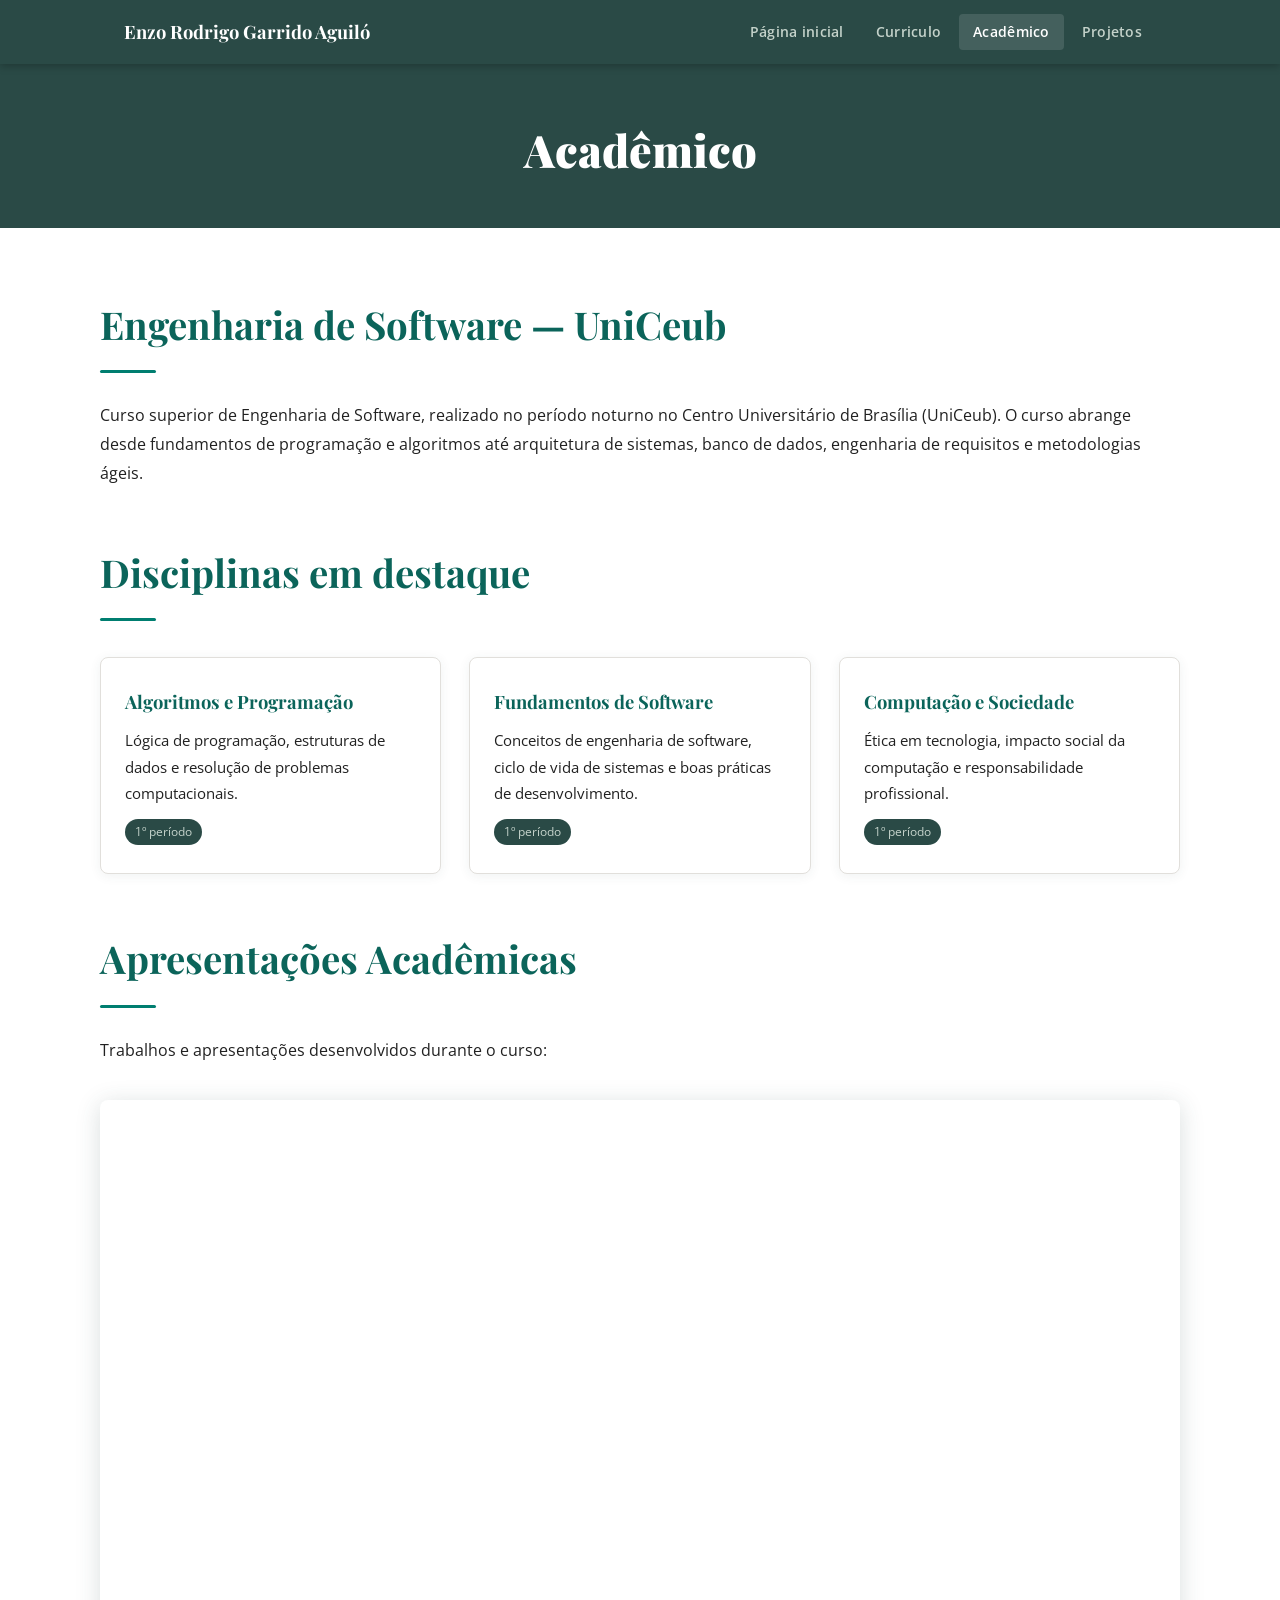
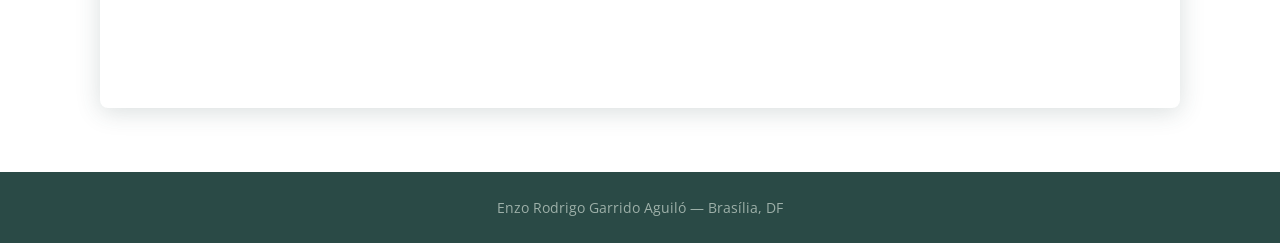
<file: academico.html>
<!DOCTYPE html>
<html lang="pt-BR">
<head>
  <meta charset="UTF-8">
  <meta name="viewport" content="width=device-width, initial-scale=1.0">
  <title>Acadêmico — Enzo Rodrigo Garrido Aguiló</title>
  <link rel="stylesheet" href="css/style.css">
  <link rel="preconnect" href="https://fonts.googleapis.com">
  <link rel="preconnect" href="https://fonts.gstatic.com" crossorigin>
  <link href="https://fonts.googleapis.com/css2?family=Playfair+Display:wght@400;700;900&family=Open+Sans:ital,wght@0,400;0,600;0,700;1,400;1,600&display=swap" rel="stylesheet">
</head>
<body>

  <header class="site-header">
    <div class="header-inner">
      <div class="site-title">Enzo Rodrigo Garrido Aguiló</div>
      <nav class="site-nav" id="mainNav">
        <a href="index.html"     class="nav-link">Página inicial</a>
        <a href="curriculo.html" class="nav-link">Curriculo</a>
        <a href="academico.html" class="nav-link active">Acadêmico</a>
        <a href="projetos.html"  class="nav-link">Projetos</a>
      </nav>
      <button class="hamburger" id="hamburger" aria-label="Abrir menu">
        <span></span><span></span><span></span>
      </button>
    </div>
  </header>

  <section class="sub-hero">
    <h1>Acadêmico</h1>
  </section>

  <section class="light-section">
    <div class="container">
      <h2 class="section-title">Engenharia de Software — UniCeub</h2>
      <p>
        Curso superior de Engenharia de Software, realizado no período noturno no Centro
        Universitário de Brasília (UniCeub). O curso abrange desde fundamentos de programação
        e algoritmos até arquitetura de sistemas, banco de dados, engenharia de requisitos e
        metodologias ágeis.
      </p>

      <h2 class="section-title" style="margin-top:52px;">Disciplinas em destaque</h2>
      <div class="cards-grid">
        <div class="card">
          <h3>Algoritmos e Programação</h3>
          <p>Lógica de programação, estruturas de dados e resolução de problemas computacionais.</p>
          <span class="tag">1º período</span>
        </div>
        <div class="card">
          <h3>Fundamentos de Software</h3>
          <p>Conceitos de engenharia de software, ciclo de vida de sistemas e boas práticas de desenvolvimento.</p>
          <span class="tag">1º período</span>
        </div>
        <div class="card">
          <h3>Computação e Sociedade</h3>
          <p>Ética em tecnologia, impacto social da computação e responsabilidade profissional.</p>
          <span class="tag">1º período</span>
        </div>
      </div>

      <!-- Google Slides embed placeholder -->
      <h2 class="section-title" style="margin-top:52px;">Apresentações Acadêmicas</h2>
      <p>Trabalhos e apresentações desenvolvidos durante o curso:</p>
      <div class="embed-wrap">
        <iframe
          src="https://docs.google.com/presentation/d/1LymWjRpUAQalvC6emHrkcy8u35uKNY6bXGz4FLW0bEA/edit?usp=sharing"
          allowfullscreen="true"
          mozallowfullscreen="true"
          webkitallowfullscreen="true"
          title="Apresentação acadêmica de Enzo Rodrigo">
        </iframe>
      </div>
    </div>
  </section>

  <footer class="site-footer">
    <div class="footer-inner">Enzo Rodrigo Garrido Aguiló &mdash; Brasília, DF</div>
  </footer>

  <script src="js/nav.js"></script>
</body>
</html>
</file>
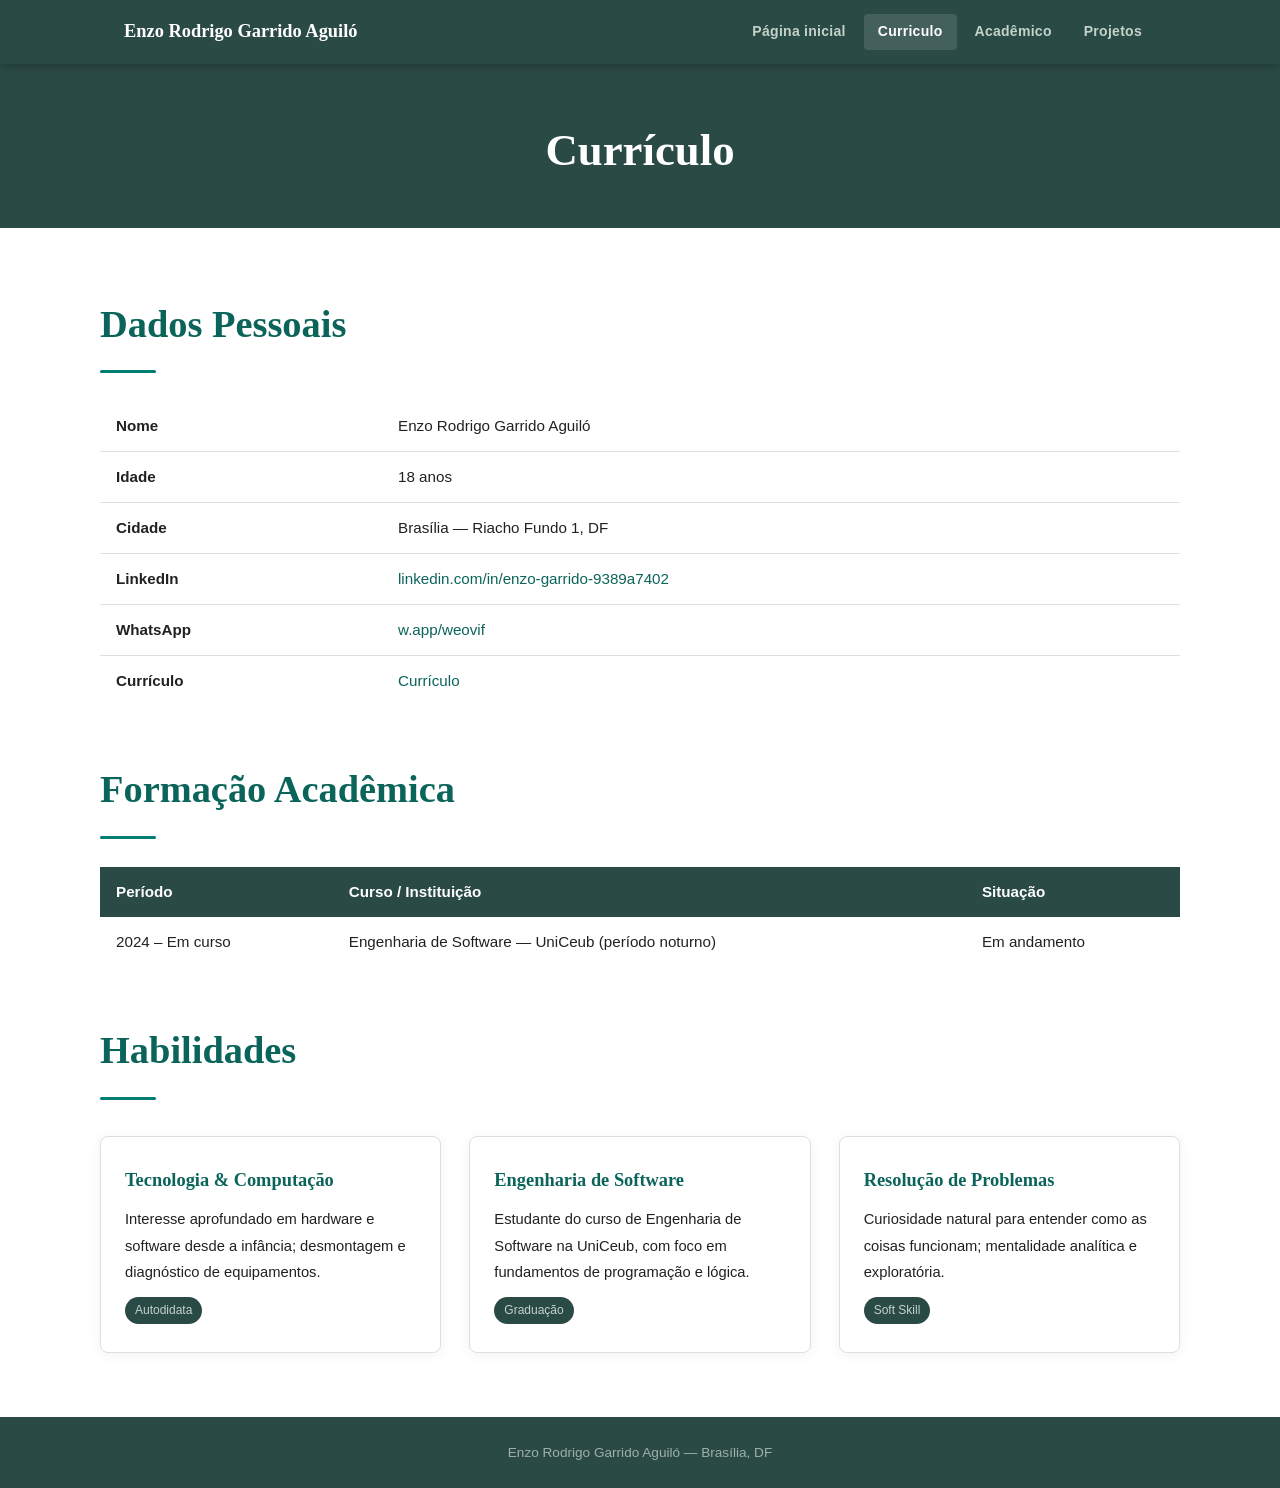
<file: curriculo.html>
<!DOCTYPE html>
<html lang="pt-BR">
<head>
  <meta charset="UTF-8">
  <meta name="viewport" content="width=device-width, initial-scale=1.0">
  <title>Currículo — Enzo Rodrigo Garrido Aguiló</title>
  <link rel="stylesheet" href="css/style.css">
  <link rel="preconnect" href="https://fonts.googleapis.com">
  <link rel="preconnect" href="https://fonts.gstatic.com" crossorigin>
  <link href="https://docs.google.com/document/d/1lSOJMf40ziS5oninx6l0My1fBlYrKAM3WH7e7tWQFWc/edit?usp=sharing" rel="stylesheet">
</head>
<body>

  <header class="site-header">
    <div class="header-inner">
      <div class="site-title">Enzo Rodrigo Garrido Aguiló</div>
      <nav class="site-nav" id="mainNav">
        <a href="index.html"     class="nav-link">Página inicial</a>
        <a href="curriculo.html" class="nav-link active">Curriculo</a>
        <a href="academico.html" class="nav-link">Acadêmico</a>
        <a href="projetos.html"  class="nav-link">Projetos</a>
      </nav>
      <button class="hamburger" id="hamburger" aria-label="Abrir menu">
        <span></span><span></span><span></span>
      </button>
    </div>
  </header>

  <section class="sub-hero">
    <h1>Currículo</h1>
  </section>

  <section class="light-section">
    <div class="container">
      <h2 class="section-title">Dados Pessoais</h2>
      <table class="cv-table">
        <tbody>
          <tr><td><strong>Nome</strong></td><td>Enzo Rodrigo Garrido Aguiló</td></tr>
          <tr><td><strong>Idade</strong></td><td>18 anos</td></tr>
          <tr><td><strong>Cidade</strong></td><td>Brasília — Riacho Fundo 1, DF</td></tr>
          <tr><td><strong>LinkedIn</strong></td>
              <td><a href="http://www.linkedin.com/in/enzo-garrido-9389a7402" target="_blank" style="color:var(--clr-accent);">linkedin.com/in/enzo-garrido-9389a7402</a></td></tr>
          <tr><td><strong>WhatsApp</strong></td>
              <td><a href="https://w.app/weovif" target="_blank" style="color:var(--clr-accent);">w.app/weovif</a></td></tr>
              <td><strong>Currículo</strong></td>
              <td><a href="https://docs.google.com/document/d/1lSOJMf40ziS5oninx6l0My1fBlYrKAM3WH7e7tWQFWc/edit?usp=sharing" target="_blank" style="color:var(--clr-accent);">Currículo</a></td></tr>
        </tbody>
      </table>

      <h2 class="section-title" style="margin-top:52px;">Formação Acadêmica</h2>
      <table class="cv-table">
        <thead>
          <tr>
            <th>Período</th>
            <th>Curso / Instituição</th>
            <th>Situação</th>
          </tr>
        </thead>
        <tbody>
          <tr>
            <td>2024 – Em curso</td>
            <td>Engenharia de Software — UniCeub (período noturno)</td>
            <td>Em andamento</td>
          </tr>
        </tbody>
      </table>

      <h2 class="section-title" style="margin-top:52px;">Habilidades</h2>
      <div class="cards-grid">
        <div class="card">
          <h3>Tecnologia &amp; Computação</h3>
          <p>Interesse aprofundado em hardware e software desde a infância; desmontagem e diagnóstico de equipamentos.</p>
          <span class="tag">Autodidata</span>
        </div>
        <div class="card">
          <h3>Engenharia de Software</h3>
          <p>Estudante do curso de Engenharia de Software na UniCeub, com foco em fundamentos de programação e lógica.</p>
          <span class="tag">Graduação</span>
        </div>
        <div class="card">
          <h3>Resolução de Problemas</h3>
          <p>Curiosidade natural para entender como as coisas funcionam; mentalidade analítica e exploratória.</p>
          <span class="tag">Soft Skill</span>
        </div>
      </div>
    </div>
  </section>

  <footer class="site-footer">
    <div class="footer-inner">Enzo Rodrigo Garrido Aguiló &mdash; Brasília, DF</div>
  </footer>

  <script src="js/nav.js"></script>
</body>
</html>
</file>
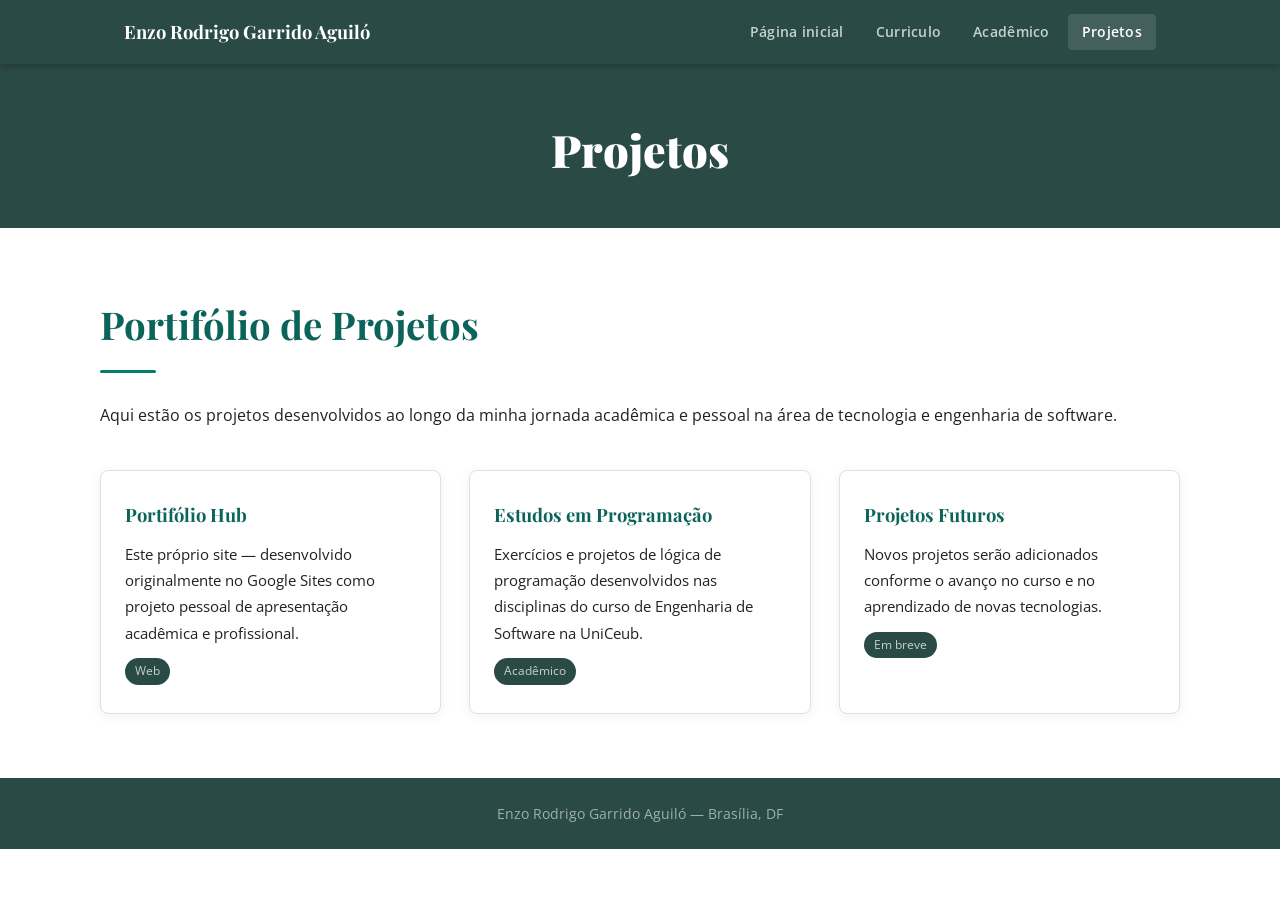
<file: projetos.html>
<!DOCTYPE html>
<html lang="pt-BR">
<head>
  <meta charset="UTF-8">
  <meta name="viewport" content="width=device-width, initial-scale=1.0">
  <title>Projetos — Enzo Rodrigo Garrido Aguiló</title>
  <link rel="stylesheet" href="css/style.css">
  <link rel="preconnect" href="https://fonts.googleapis.com">
  <link rel="preconnect" href="https://fonts.gstatic.com" crossorigin>
  <link href="https://fonts.googleapis.com/css2?family=Playfair+Display:wght@400;700;900&family=Open+Sans:ital,wght@0,400;0,600;0,700;1,400;1,600&display=swap" rel="stylesheet">
</head>
<body>

  <header class="site-header">
    <div class="header-inner">
      <div class="site-title">Enzo Rodrigo Garrido Aguiló</div>
      <nav class="site-nav" id="mainNav">
        <a href="index.html"     class="nav-link">Página inicial</a>
        <a href="curriculo.html" class="nav-link">Curriculo</a>
        <a href="academico.html" class="nav-link">Acadêmico</a>
        <a href="projetos.html"  class="nav-link active">Projetos</a>
      </nav>
      <button class="hamburger" id="hamburger" aria-label="Abrir menu">
        <span></span><span></span><span></span>
      </button>
    </div>
  </header>

  <section class="sub-hero">
    <h1>Projetos</h1>
  </section>

  <section class="light-section">
    <div class="container">
      <h2 class="section-title">Portifólio de Projetos</h2>
      <p>
        Aqui estão os projetos desenvolvidos ao longo da minha jornada acadêmica e pessoal
        na área de tecnologia e engenharia de software.
      </p>

      <div class="cards-grid" style="margin-top:40px;">
        <div class="card">
          <h3>Portifólio Hub</h3>
          <p>
            Este próprio site — desenvolvido originalmente no Google Sites como projeto
            pessoal de apresentação acadêmica e profissional.
          </p>
          <span class="tag">Web</span>
        </div>
        <div class="card">
          <h3>Estudos em Programação</h3>
          <p>
            Exercícios e projetos de lógica de programação desenvolvidos nas disciplinas
            do curso de Engenharia de Software na UniCeub.
          </p>
          <span class="tag">Acadêmico</span>
        </div>
        <div class="card">
          <h3>Projetos Futuros</h3>
          <p>
            Novos projetos serão adicionados conforme o avanço no curso e no
            aprendizado de novas tecnologias.
          </p>
          <span class="tag">Em breve</span>
        </div>
      </div>
    </div>
  </section>

  <footer class="site-footer">
    <div class="footer-inner">Enzo Rodrigo Garrido Aguiló &mdash; Brasília, DF</div>
  </footer>

  <script src="js/nav.js"></script>
</body>
</html>
</file>
<file: css/style.css>
/* ============================================================
   Enzo Rodrigo Garrido Aguiló — Portifólio Hub
   Main Stylesheet
   Fonts: Playfair Display (headings) + Open Sans (body)
   Theme colours extracted from original Google Sites theme
   ============================================================ */

:root {
  --clr-primary:      rgb(42, 74, 70);     /* dark teal – header / dark sections */
  --clr-accent:       rgb(11, 100, 90);    /* brighter teal – headings on light bg */
  --clr-accent-light: rgb(0, 126, 112);    /* hover / active states */
  --clr-text-dark:    rgb(33, 33, 33);
  --clr-text-light:   rgb(196, 210, 202);
  --clr-text-white:   rgb(255, 255, 255);
  --clr-bg-light:     rgb(255, 255, 255);
  --clr-divider:      rgb(225, 223, 219);
  --clr-overlay:      rgba(33, 33, 33, 0.50);
  --font-display:     'Playfair Display', Georgia, serif;
  --font-body:        'Open Sans', Arial, sans-serif;
  --header-h:         64px;
  --radius:           4px;
  --transition:       0.25s ease;
  --max-w:            1080px;
}

/* ── Reset ─────────────────────────────────────────────────── */
*, *::before, *::after { box-sizing: border-box; margin: 0; padding: 0; }
html { scroll-behavior: smooth; }
body {
  font-family: var(--font-body);
  font-size: 16px;
  line-height: 1.7;
  color: var(--clr-text-dark);
  background: var(--clr-bg-light);
}
img { display: block; max-width: 100%; }
a  { text-decoration: none; color: inherit; }

/* ── Header ─────────────────────────────────────────────────── */
.site-header {
  position: sticky;
  top: 0;
  z-index: 100;
  background: var(--clr-primary);
  box-shadow: 0 2px 8px rgba(0,0,0,0.25);
}
.header-inner {
  max-width: var(--max-w);
  margin: 0 auto;
  height: var(--header-h);
  display: flex;
  align-items: center;
  gap: 32px;
  padding: 0 24px;
}
.site-title {
  font-family: var(--font-display);
  font-size: 1.15rem;
  font-weight: 700;
  color: var(--clr-text-white);
  white-space: nowrap;
  flex-shrink: 0;
}
.site-nav {
  display: flex;
  gap: 4px;
  margin-left: auto;
}
.nav-link {
  color: var(--clr-text-light);
  font-size: 0.875rem;
  font-weight: 600;
  padding: 6px 14px;
  border-radius: var(--radius);
  transition: background var(--transition), color var(--transition);
  letter-spacing: 0.02em;
}
.nav-link:hover,
.nav-link.active {
  background: rgba(255,255,255,0.12);
  color: var(--clr-text-white);
}
.hamburger {
  display: none;
  flex-direction: column;
  gap: 5px;
  background: none;
  border: none;
  cursor: pointer;
  padding: 4px;
  margin-left: auto;
}
.hamburger span {
  display: block;
  width: 24px;
  height: 2px;
  background: var(--clr-text-white);
  border-radius: 2px;
  transition: transform var(--transition), opacity var(--transition);
}

/* ── Hero ────────────────────────────────────────────────────── */
.hero-section {
  position: relative;
  min-height: 360px;
  display: flex;
  align-items: center;
  justify-content: center;
  background-color: var(--clr-primary);
  background-image: url("https://ssl.gstatic.com/atari/images/label-maker-header-cropped.jpg");
  background-size: cover;
  background-position: center;
  padding: 60px 24px;
}
.hero-overlay {
  position: absolute;
  inset: 0;
  background: var(--clr-overlay);
}
.hero-overlay::after {
  content: '';
  position: absolute;
  inset: 0;
  background: var(--clr-accent-light);
  opacity: 0.3;
}
.hero-content {
  position: relative;
  z-index: 1;
  text-align: center;
}
.hero-title {
  font-family: var(--font-display);
  font-size: clamp(2.4rem, 6vw, 4rem);
  font-weight: 900;
  color: var(--clr-text-white);
  letter-spacing: 0.01em;
  line-height: 1.15;
}

/* ── Banner ──────────────────────────────────────────────────── */
.banner-section {
  width: 100%;
  overflow: hidden;
  max-height: 480px;
  background: var(--clr-primary);
}
.banner-img {
  width: 100%;
  object-fit: cover;
  object-position: center top;
  max-height: 480px;
}

/* ── Dark Section (Biografia) ────────────────────────────────── */
.dark-section {
  background: var(--clr-primary);
  color: var(--clr-text-light);
  padding: 72px 24px;
}
.container {
  max-width: var(--max-w);
  margin: 0 auto;
}
.section-title {
  font-family: var(--font-display);
  font-size: clamp(1.6rem, 3.5vw, 2.4rem);
  font-weight: 700;
  color: var(--clr-divider);
  margin-bottom: 28px;
  position: relative;
  padding-bottom: 16px;
}
.section-title::after {
  content: '';
  position: absolute;
  bottom: 0;
  left: 0;
  width: 56px;
  height: 3px;
  background: var(--clr-accent-light);
  border-radius: 2px;
}
.bio-content {
  max-width: 760px;
}
.bio-content p {
  font-size: 1.05rem;
  line-height: 1.85;
  color: var(--clr-text-light);
  text-align: center;
}

/* ── Social Links ────────────────────────────────────────────── */
.social-links {
  display: flex;
  gap: 12px;
  margin-top: 36px;
  justify-content: center;
}
.social-btn {
  display: flex;
  align-items: center;
  justify-content: center;
  width: 44px;
  height: 44px;
  border-radius: 50%;
  transition: transform var(--transition), box-shadow var(--transition);
  overflow: hidden;
}
.social-btn:hover {
  transform: translateY(-3px);
  box-shadow: 0 6px 20px rgba(0,0,0,0.35);
}
.linkedin-btn {
  background-color: #2867b2;
}
.whatsapp-btn {
  background: transparent;
  border: 2px solid var(--clr-text-light);
}

/* ── Photo Section ───────────────────────────────────────────── */
.photo-section {
  background: var(--clr-bg-light);
  padding: 64px 24px;
}
.profile-photo-wrap {
  display: flex;
  justify-content: center;
}
.profile-photo {
  width: 100%;
  max-width: 720px;
  border-radius: 8px;
  box-shadow: 0 8px 32px rgba(42,74,70,0.18);
  object-fit: cover;
}

/* ── Footer ──────────────────────────────────────────────────── */
.site-footer {
  background: var(--clr-primary);
  color: var(--clr-text-light);
  padding: 24px;
  text-align: center;
}
.footer-inner {
  font-size: 0.85rem;
  opacity: 0.75;
}

/* ── Sub-page hero (smaller) ─────────────────────────────────── */
.sub-hero {
  background: var(--clr-primary);
  padding: 48px 24px 40px;
  text-align: center;
}
.sub-hero h1 {
  font-family: var(--font-display);
  font-size: clamp(1.8rem, 4vw, 2.8rem);
  font-weight: 900;
  color: var(--clr-text-white);
}

/* ── Light content section ───────────────────────────────────── */
.light-section {
  background: var(--clr-bg-light);
  padding: 64px 24px;
}
.light-section .section-title {
  color: var(--clr-accent);
}
.light-section p,
.light-section li {
  color: var(--clr-text-dark);
  font-size: 1rem;
  line-height: 1.8;
}

/* ── Cards grid ──────────────────────────────────────────────── */
.cards-grid {
  display: grid;
  grid-template-columns: repeat(auto-fill, minmax(280px, 1fr));
  gap: 28px;
  margin-top: 36px;
}
.card {
  border: 1px solid var(--clr-divider);
  border-radius: 8px;
  padding: 28px 24px;
  background: #fff;
  box-shadow: 0 2px 12px rgba(42,74,70,0.07);
  transition: box-shadow var(--transition), transform var(--transition);
}
.card:hover {
  box-shadow: 0 8px 28px rgba(42,74,70,0.15);
  transform: translateY(-4px);
}
.card h3 {
  font-family: var(--font-display);
  font-size: 1.15rem;
  color: var(--clr-accent);
  margin-bottom: 10px;
}
.card p {
  font-size: 0.92rem;
  color: var(--clr-text-dark);
}
.card .tag {
  display: inline-block;
  background: var(--clr-primary);
  color: var(--clr-text-light);
  font-size: 0.75rem;
  padding: 3px 10px;
  border-radius: 20px;
  margin-top: 12px;
}

/* ── Table (Currículo) ───────────────────────────────────────── */
.cv-table {
  width: 100%;
  border-collapse: collapse;
  margin-top: 28px;
  font-size: 0.95rem;
}
.cv-table th {
  background: var(--clr-primary);
  color: var(--clr-text-white);
  padding: 12px 16px;
  text-align: left;
  font-weight: 600;
}
.cv-table td {
  padding: 12px 16px;
  border-bottom: 1px solid var(--clr-divider);
  vertical-align: top;
}
.cv-table tr:last-child td { border-bottom: none; }
.cv-table tr:hover td { background: rgba(42,74,70,0.04); }

/* ── Slides embed ────────────────────────────────────────────── */
.embed-wrap {
  position: relative;
  width: 100%;
  padding-top: 56.25%; /* 16:9 */
  margin-top: 36px;
  border-radius: 8px;
  overflow: hidden;
  box-shadow: 0 4px 24px rgba(42,74,70,0.18);
}
.embed-wrap iframe {
  position: absolute;
  inset: 0;
  width: 100%;
  height: 100%;
  border: none;
}

/* ── Responsive ──────────────────────────────────────────────── */
@media (max-width: 680px) {
  .site-nav { display: none; flex-direction: column; position: absolute; top: var(--header-h); left: 0; right: 0; background: var(--clr-primary); padding: 12px 0; }
  .site-nav.open { display: flex; }
  .nav-link { padding: 12px 24px; border-radius: 0; }
  .hamburger { display: flex; }
  .header-inner { position: relative; }
  .site-title { font-size: 1rem; }
  .hero-section { min-height: 240px; padding: 40px 16px; }
  .dark-section { padding: 48px 16px; }
  .bio-content p { font-size: 0.95rem; }
  .cards-grid { grid-template-columns: 1fr; }
}
</file>
